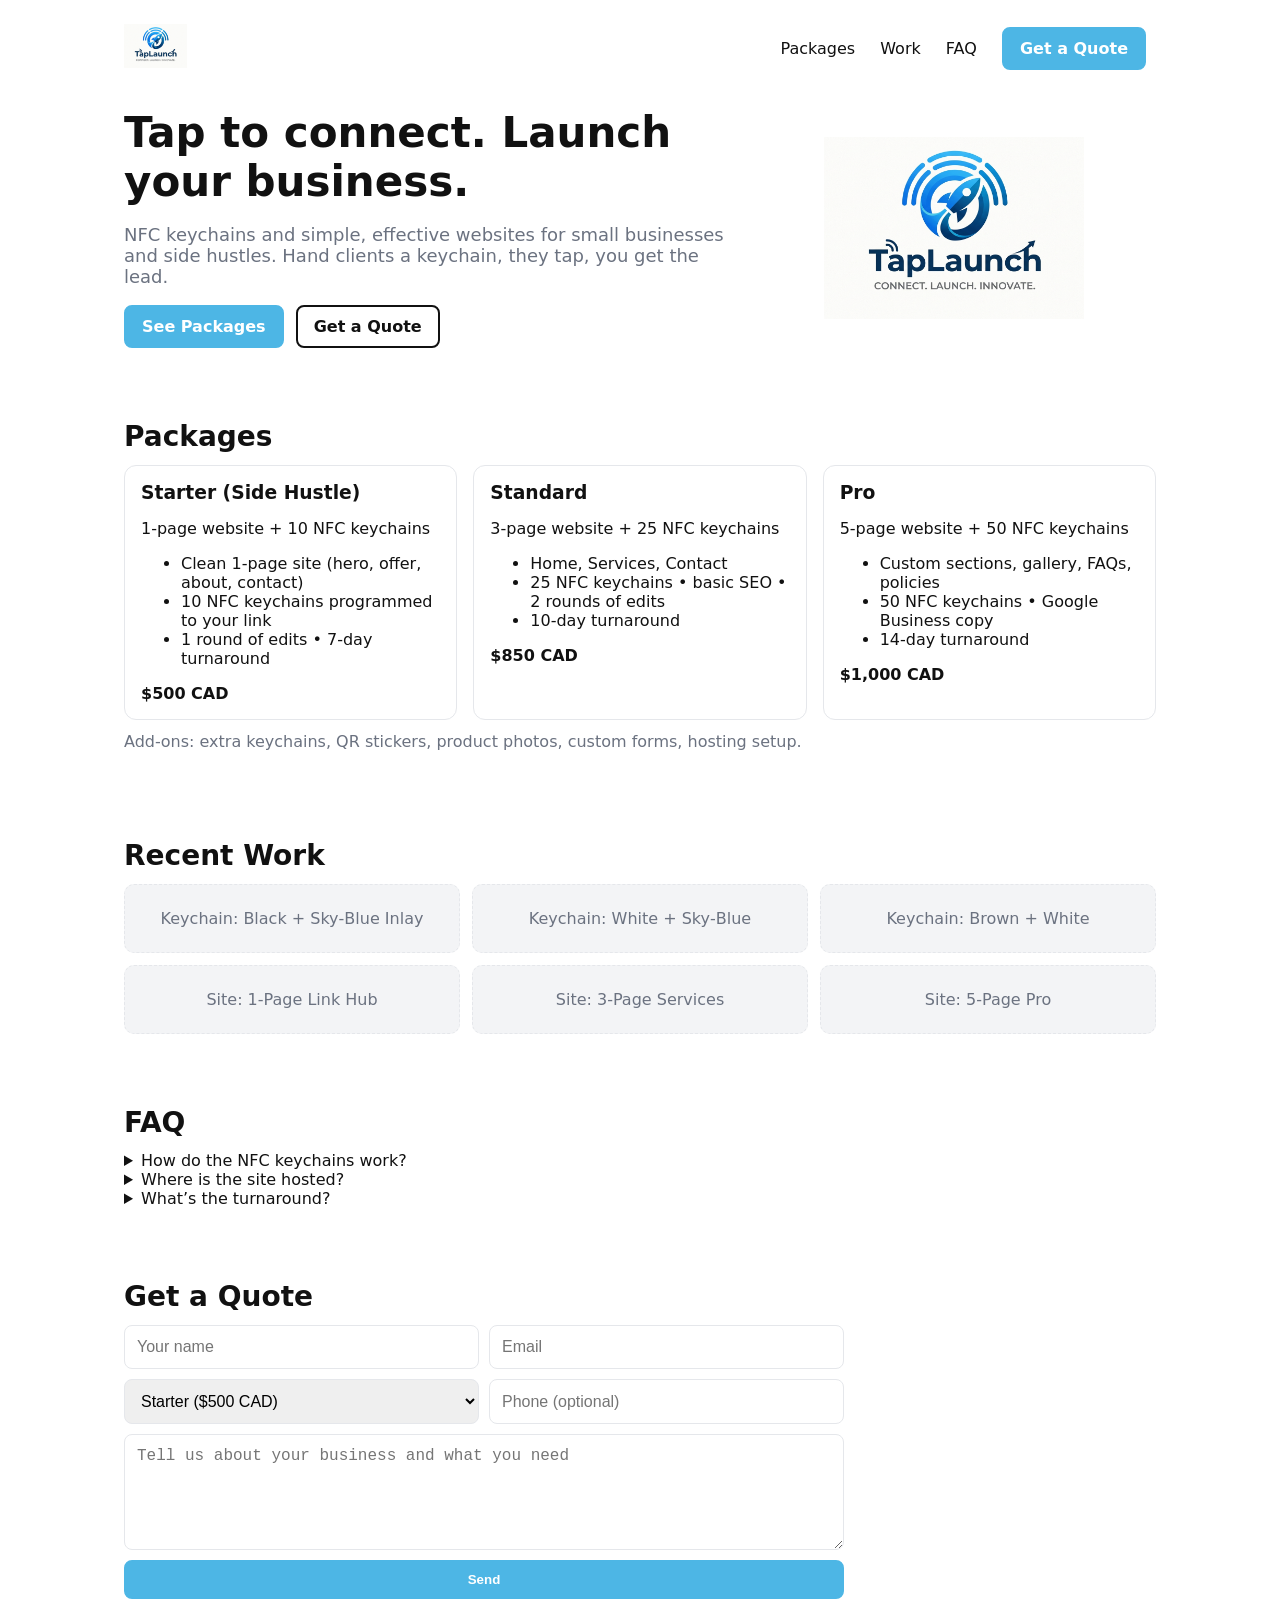
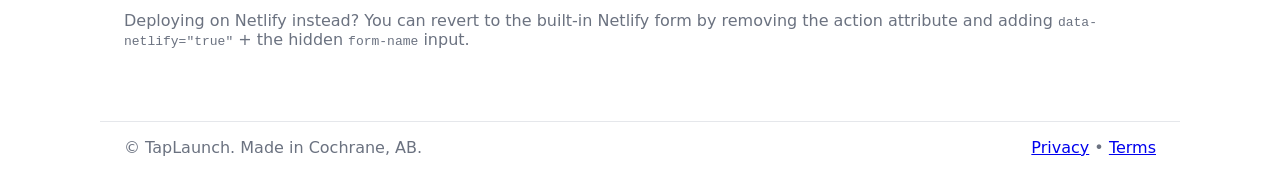
<file: brand_site/index.html>
<!doctype html>
<html lang="en">
<head>
  <meta charset="utf-8" />
  <meta name="viewport" content="width=device-width, initial-scale=1" />
  <title>TapLaunch — NFC Keychains + Simple Sites for Small Businesses</title>
  <meta name="description" content="TapLaunch creates NFC-embedded keychains and clean, fast websites for small businesses and side hustles. Scan to connect, click to convert." />
  <link rel="preconnect" href="https://fonts.googleapis.com">
  <link rel="stylesheet" href="./styles.css" />
</head>
<body>
  <header class="container header">
    <div class="brand">
      <img src="./assets/logo.png" alt="TapLaunch" />
    </div>
    <nav>
      <a href="#packages">Packages</a>
      <a href="#work">Work</a>
      <a href="#faq">FAQ</a>
      <a href="#contact" class="btn btn-primary">Get a Quote</a>
    </nav>
  </header>

  <section class="hero container">
    <div class="hero-text">
      <h1 id="hero_title">Tap to connect. Launch your business.</h1>
      <p id="hero_sub">NFC keychains and simple, effective websites for small businesses and side hustles. Hand clients a keychain, they tap, you get the lead.</p>
      <div class="cta-row">
        <a href="#packages" class="btn btn-primary">See Packages</a>
        <a href="#contact" class="btn btn-outline">Get a Quote</a>
      </div>
    </div>
    <div class="hero-art">
      <img class="hero-logo" src="./assets/logo.png" alt="TapLaunch logo" />
    </div>
  </section>

  <section id="packages" class="container section">
    <h2>Packages</h2>
    <div class="cards">
      <div class="card">
        <h3>Starter (Side Hustle)</h3>
        <p>1‑page website + 10 NFC keychains</p>
        <ul>
          <li>Clean 1‑page site (hero, offer, about, contact)</li>
          <li>10 NFC keychains programmed to your linkhub/site</li>
          <li>1 round of edits • 7‑day turnaround</li>
        </ul>
        <div class="price">$500 CAD</div>
      </div>
      <div class="card">
        <h3>Standard</h3>
        <p>3‑page website + 25 NFC keychains</p>
        <ul>
          <li>Home, Services, Contact</li>
          <li>25 NFC keychains • basic SEO • 2 rounds of edits</li>
          <li>10‑day turnaround</li>
        </ul>
        <div class="price">$850 CAD</div>
      </div>
      <div class="card">
        <h3>Pro</h3>
        <p>5‑page website + 50 NFC keychains</p>
        <ul>
          <li>Custom sections, gallery, FAQs, policies</li>
          <li>50 NFC keychains • Google Business copy</li>
          <li>14‑day turnaround</li>
        </ul>
        <div class="price">$1,000 CAD</div>
      </div>
    </div>
    <p class="note">Add‑ons: extra keychains, QR stickers, product photos, custom forms, hosting setup.</p>
  </section>

  <section id="work" class="container section">
    <h2>Recent Work</h2>
    <div class="grid">
      <div class="tile">Keychain: Black + Sky‑Blue Inlay</div>
      <div class="tile">Keychain: White + Sky‑Blue</div>
      <div class="tile">Keychain: Brown + White</div>
      <div class="tile">Site: 1‑Page Link Hub</div>
      <div class="tile">Site: 3‑Page Services</div>
      <div class="tile">Site: 5‑Page Pro</div>
    </div>
  </section>

  <section id="faq" class="container section">
    <h2>FAQ</h2>
    <details>
      <summary>How do the NFC keychains work?</summary>
      <p>Tap with a modern smartphone and it opens your link (website, link‑in‑bio, or social). We program them for you.</p>
    </details>
    <details>
      <summary>Where is the site hosted?</summary>
      <p>We can use free static hosting (Netlify/GitHub Pages) or your preferred platform. Shopify Buy Buttons can be added later.</p>
    </details>
    <details>
      <summary>What’s the turnaround?</summary>
      <p>Starter: ~7 days, Standard: ~10 days, Pro: ~14 days after content intake.</p>
    </details>
  </section>

  <section id="contact" class="container section">
    <h2>Get a Quote</h2>
    <!-- Formspree (GitHub Pages friendly). Replace XXXXXX with your Formspree form ID. -->
    <form action="https://formspree.io/f/XXXXXX" method="POST">
      <input type="hidden" name="_subject" value="TapLaunch Quote" />
      <input type="hidden" name="_redirect" value="./thanks.html" />
      <div class="row">
        <input name="name" placeholder="Your name" required />
        <input name="email" type="email" placeholder="Email" required />
      </div>
      <div class="row">
        <select name="package" required>
          <option value="Starter">Starter ($500 CAD)</option>
          <option value="Standard">Standard ($850 CAD)</option>
          <option value="Pro">Pro ($1,000 CAD)</option>
          <option value="Custom">Custom</option>
        </select>
        <input name="phone" placeholder="Phone (optional)" />
      </div>
      <textarea name="details" rows="5" placeholder="Tell us about your business and what you need"></textarea>
      <!-- simple honeypot -->
      <div class="hp"><label>Leave this empty<input name="website" /></label></div>
      <button class="btn btn-primary" type="submit">Send</button>
    </form>
    <p class="note">Deploying on Netlify instead? You can revert to the built-in Netlify form by removing the action attribute and adding <code>data-netlify="true"</code> + the hidden <code>form-name</code> input.</p>
  </section>

  <footer class="container footer">
    <div>© TapLaunch. Made in Cochrane, AB.</div>
    <div class="muted">
      <a href="#">Privacy</a> • <a href="#">Terms</a>
    </div>
  </footer>
<script>
fetch('./content/site.json').then(r=>r.json()).then(data=>{
  const h=document.getElementById('hero_title'); if(h) h.textContent=data.hero_title||h.textContent;
  const s=document.getElementById('hero_sub'); if(s) s.textContent=data.hero_sub||s.textContent;
  const pkg=document.querySelector('#packages + .cards')||document.querySelector('#packages');
  if(pkg && data.packages){
    const wrap=document.createElement('div'); wrap.className='cards';
    data.packages.forEach(p=>{
      const c=document.createElement('div'); c.className='card';
      c.innerHTML=`<h3>${p.name}</h3><p>${p.desc}</p>`;
      const ul=document.createElement('ul'); (p.bullets||[]).forEach(b=>{ const li=document.createElement('li'); li.textContent=b; ul.appendChild(li); });
      c.appendChild(ul);
      const price=document.createElement('div'); price.className='price'; price.textContent=p.price; c.appendChild(price);
      wrap.appendChild(c);
    });
    const section=document.querySelector('section#packages');
    const old=section.querySelector('.cards'); if(old) old.replaceWith(wrap); else section.insertBefore(wrap, section.querySelector('.note'));
  }
  const faq=document.querySelector('section#faq');
  if(faq && data.faq){
    const details=faq.querySelectorAll('details'); details.forEach(d=>d.remove());
    data.faq.forEach(item=>{
      const det=document.createElement('details');
      const sum=document.createElement('summary'); sum.textContent=item.q; det.appendChild(sum);
      const p=document.createElement('p'); p.textContent=item.a; det.appendChild(p);
      faq.appendChild(det);
    });
  }
});
</script>
</body>
</html>
</file>
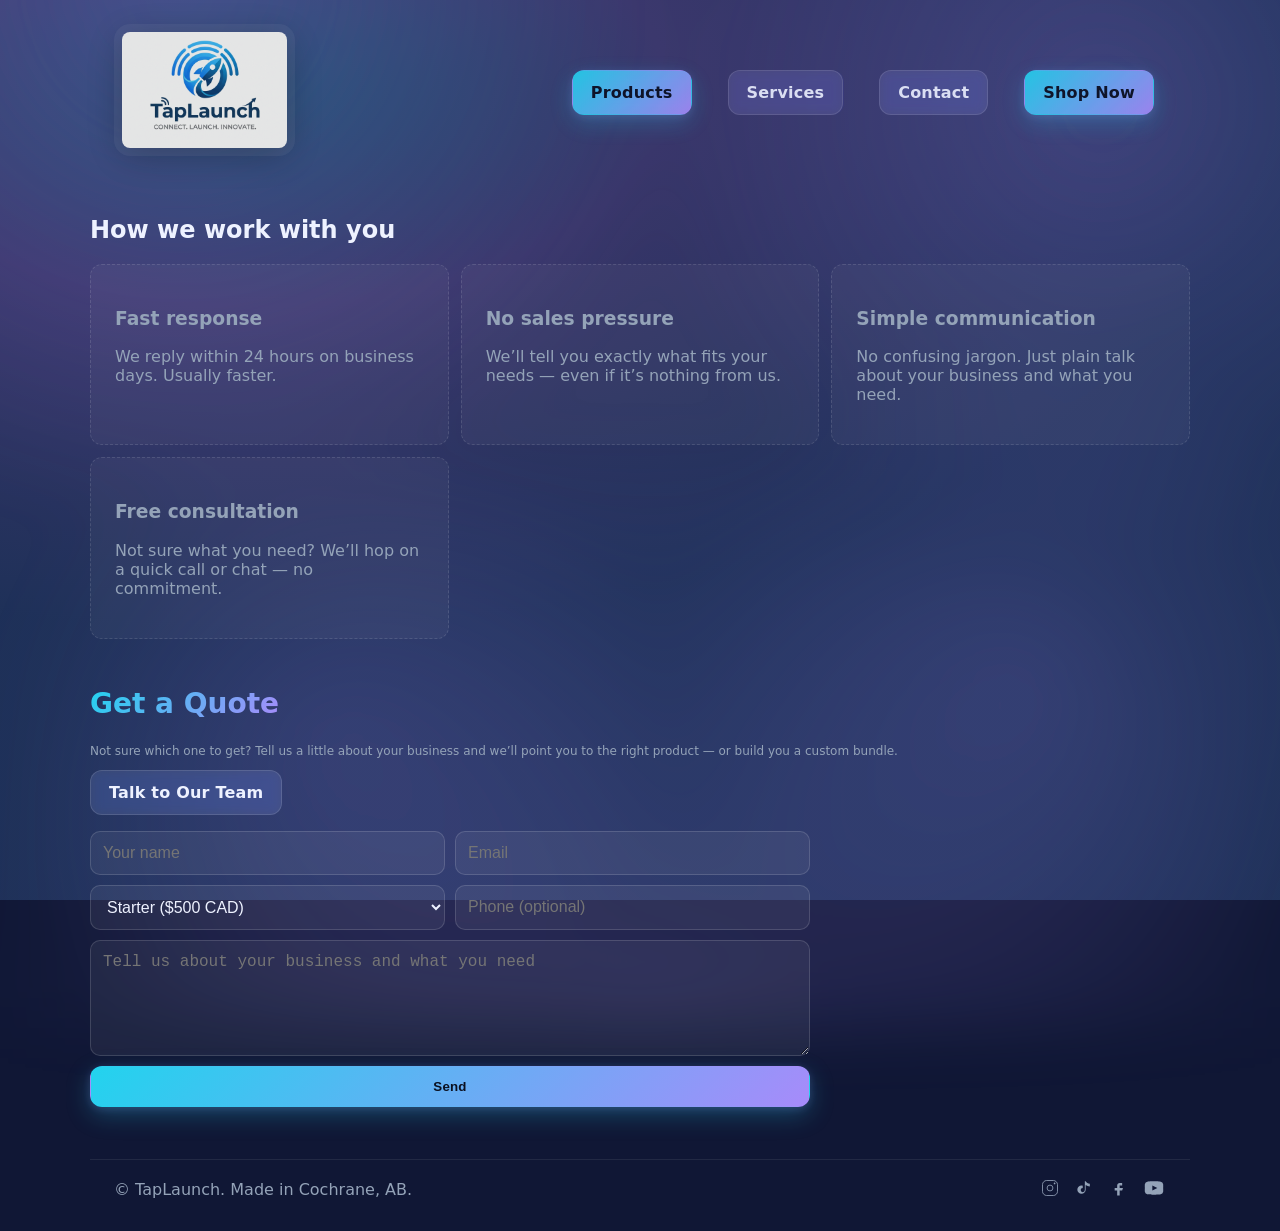
<file: contact.html>
<!doctype html>
<html lang="en">
<head>
  <meta charset="utf-8" />
  <meta name="viewport" content="width=device-width, initial-scale=1" />
  <title>Contact — TapLaunch</title>
  <meta name="description" content="Get a quote or ask a question. We reply fast and keep it simple." />
  <link rel="icon" href="./assets/favicon.svg" type="image/svg+xml" />
  <link rel="stylesheet" href="./styles.css" />
</head>
<body>
  <header class="container header">
    <div class="brand">
      <a href="./" aria-label="Go to homepage"><img src="./assets/logo.png" alt="TapLaunch" /></a>
    </div>
    <nav>
      <a href="./packages.html" class="btn btn-primary">Products</a>
      <a href="./services.html" class="btn btn-outline">Services</a>
      <a href="./contact.html" class="btn btn-outline">Contact</a>
      <a href="./packages.html" class="btn btn-primary">Shop Now</a>
    </nav>
  </header>

  <main>
    <section class="container section">
      <h1>How we work with you</h1>
      <div class="grid">
        <div class="tile" style="text-align:left"><h3>Fast response</h3><p>We reply within 24 hours on business days. Usually faster.</p></div>
        <div class="tile" style="text-align:left"><h3>No sales pressure</h3><p>We’ll tell you exactly what fits your needs — even if it’s nothing from us.</p></div>
        <div class="tile" style="text-align:left"><h3>Simple communication</h3><p>No confusing jargon. Just plain talk about your business and what you need.</p></div>
        <div class="tile" style="text-align:left"><h3>Free consultation</h3><p>Not sure what you need? We’ll hop on a quick call or chat — no commitment.</p></div>
      </div>
    </section>

    <section class="container section">
      <h2 class="text-gradient">Get a Quote</h2>
      <p class="small">Not sure which one to get? Tell us a little about your business and we’ll point you to the right product — or build you a custom bundle.</p>
      <div class="cta-row" style="margin:8px 0 16px">
        <a href="#contact" class="btn btn-outline">Talk to Our Team</a>
      </div>
      <form id="contact" action="https://formspree.io/f/mvzvrrlz" method="POST">
        <input type="hidden" name="_subject" value="TapLaunch Quote" />
        <input type="hidden" name="_redirect" value="./thanks.html" />
        <div class="row">
          <input name="name" placeholder="Your name" required />
          <input name="email" type="email" placeholder="Email" required />
        </div>
        <div class="row">
          <select name="package" required>
            <option value="Starter">Starter ($500 CAD)</option>
            <option value="Standard">Standard ($850 CAD)</option>
            <option value="Pro">Pro ($1,000 CAD)</option>
            <option value="Custom">Custom</option>
          </select>
          <input name="phone" placeholder="Phone (optional)" />
        </div>
        <textarea name="details" rows="5" placeholder="Tell us about your business and what you need"></textarea>
        <div class="hp"><label>Leave this empty<input name="website" /></label></div>
        <button class="btn btn-primary" type="submit">Send</button>
      </form>
    </section>
  </main>

  <footer class="container footer">
    <div>© TapLaunch. Made in Cochrane, AB.</div>
    <div class="social" aria-label="Social links">
      <a href="#" aria-label="Instagram" title="Instagram"><svg width="20" height="20" viewBox="0 0 24 24" fill="none" xmlns="http://www.w3.org/2000/svg"><rect x="3" y="3" width="18" height="18" rx="5" stroke="currentColor"/><circle cx="12" cy="12" r="3.5" stroke="currentColor"/><circle cx="17.5" cy="6.5" r="1" fill="currentColor"/></svg></a>
      <a href="#" aria-label="TikTok" title="TikTok"><svg width="20" height="20" viewBox="0 0 24 24" fill="none" xmlns="http://www.w3.org/2000/svg"><path d="M14 4c1.1 1.8 2.5 3 5 3v3.2c-1.9 0-3.5-.6-5-1.7V14a5 5 0 1 1-5-5c.5 0 1 .1 1.5.2V12a2.5 2.5 0 1 0 2.5 2.5V4h2Z" fill="currentColor"/></svg></a>
      <a href="#" aria-label="Facebook" title="Facebook"><svg width="20" height="20" viewBox="0 0 24 24" fill="none" xmlns="http://www.w3.org/2000/svg"><path d="M14 9h3V6h-3c-1.7 0-3 1.3-3 3v3H8v3h3v6h3v-6h3l1-3h-4V9c0-.6.4-1 1-1Z" fill="currentColor"/></svg></a>
      <a href="#" aria-label="YouTube" title="YouTube"><svg width="24" height="20" viewBox="0 0 24 24" fill="none" xmlns="http://www.w3.org/2000/svg"><path d="M23 7.5a4 4 0 0 0-3-3C18 4 12 4 12 4s-6 0-8 .5a4 4 0 0 0-3 3A41 41 0 0 0 1 12a41 41 0 0 0 0 4.5 4 4 0 0 0 3 3c2 .5 8 .5 8 .5s6 0 8-.5a4 4 0 0 0 3-3A41 41 0 0 0 23 12a41 41 0 0 0 0-4.5ZM10 15V9l6 3-6 3Z" fill="currentColor"/></svg></a>
    </div>
  </footer>

</body>
</html>
</file>
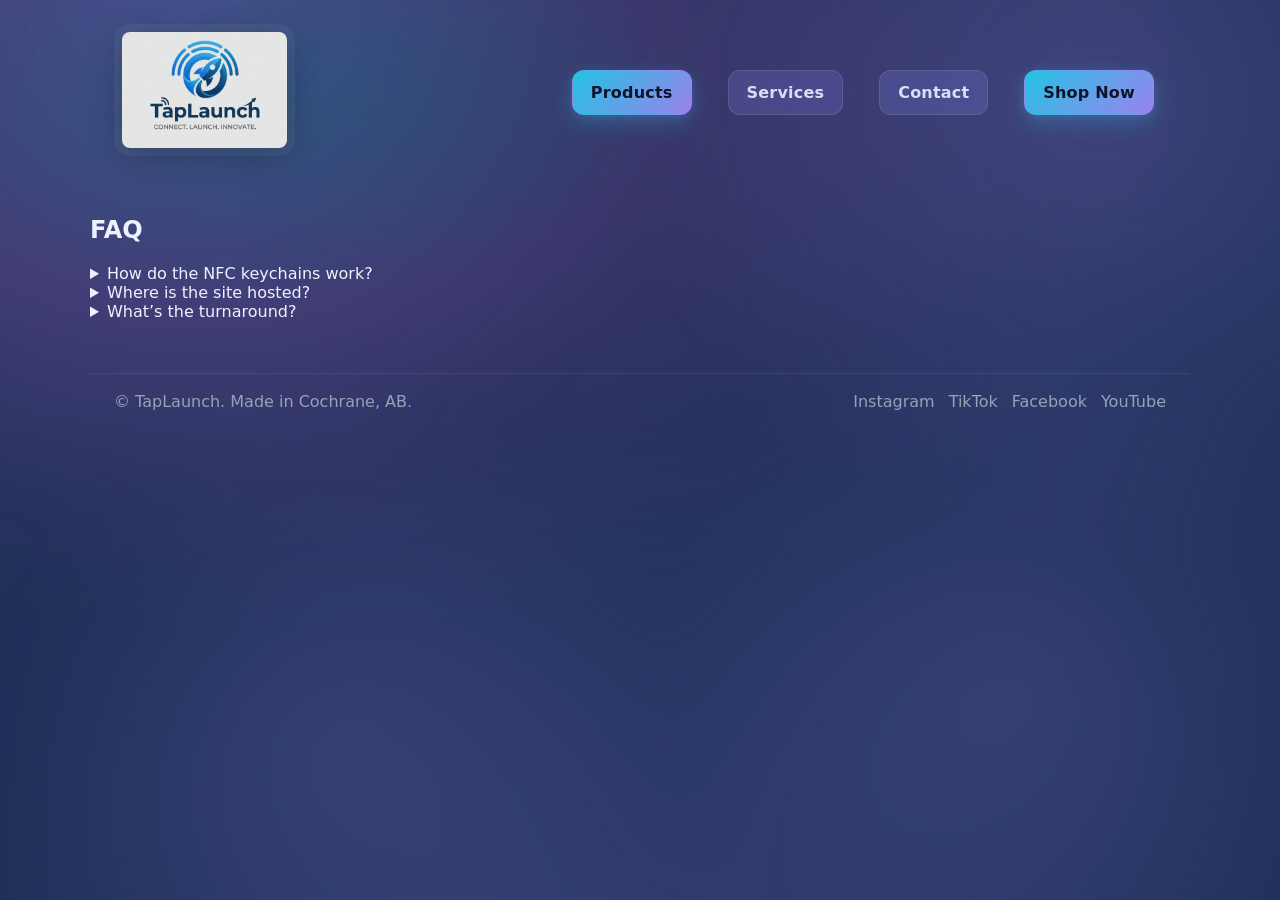
<file: faq.html>
<!doctype html>
<html lang="en">
<head>
  <meta charset="utf-8" />
  <meta name="viewport" content="width=device-width, initial-scale=1" />
  <title>FAQ — TapLaunch</title>
  <meta name="description" content="TapLaunch FAQs: turnaround, hosting, and how NFC keychains work." />
  <link rel="icon" href="./assets/favicon.svg" type="image/svg+xml" />
  <link rel="stylesheet" href="./styles.css" />
</head>
<body>
  <header class="container header">
    <div class="brand">
      <a href="./" aria-label="Go to homepage"><img src="./assets/logo.png" alt="TapLaunch" /></a>
    </div>
    <nav>
      <a href="./packages.html" class="btn btn-primary">Products</a>
      <a href="./services.html" class="btn btn-outline">Services</a>
      <a href="./contact.html" class="btn btn-outline">Contact</a>
      <a href="./packages.html" class="btn btn-primary">Shop Now</a>
    </nav>
  </header>

  <main>
    <section class="container section">
      <h1>FAQ</h1>
      <details>
        <summary>How do the NFC keychains work?</summary>
        <p>Tap with a modern smartphone and it opens your link (website, link‑in‑bio, or social). We program them for you.</p>
      </details>
      <details>
        <summary>Where is the site hosted?</summary>
        <p>We can use free static hosting (Netlify/GitHub Pages) or your preferred platform. Shopify Buy Buttons can be added later.</p>
      </details>
      <details>
        <summary>What’s the turnaround?</summary>
        <p>Starter: ~7 days, Standard: ~10 days, Pro: ~14 days after content intake.</p>
      </details>
    </section>
  </main>

  <footer class="container footer">
    <div>© TapLaunch. Made in Cochrane, AB.</div>
    <div class="social">
      <a href="#" aria-label="Instagram">Instagram</a>
      <a href="#" aria-label="TikTok">TikTok</a>
      <a href="#" aria-label="Facebook">Facebook</a>
      <a href="#" aria-label="YouTube">YouTube</a>

    </div>
  </footer>

</body>
</html>
</file>
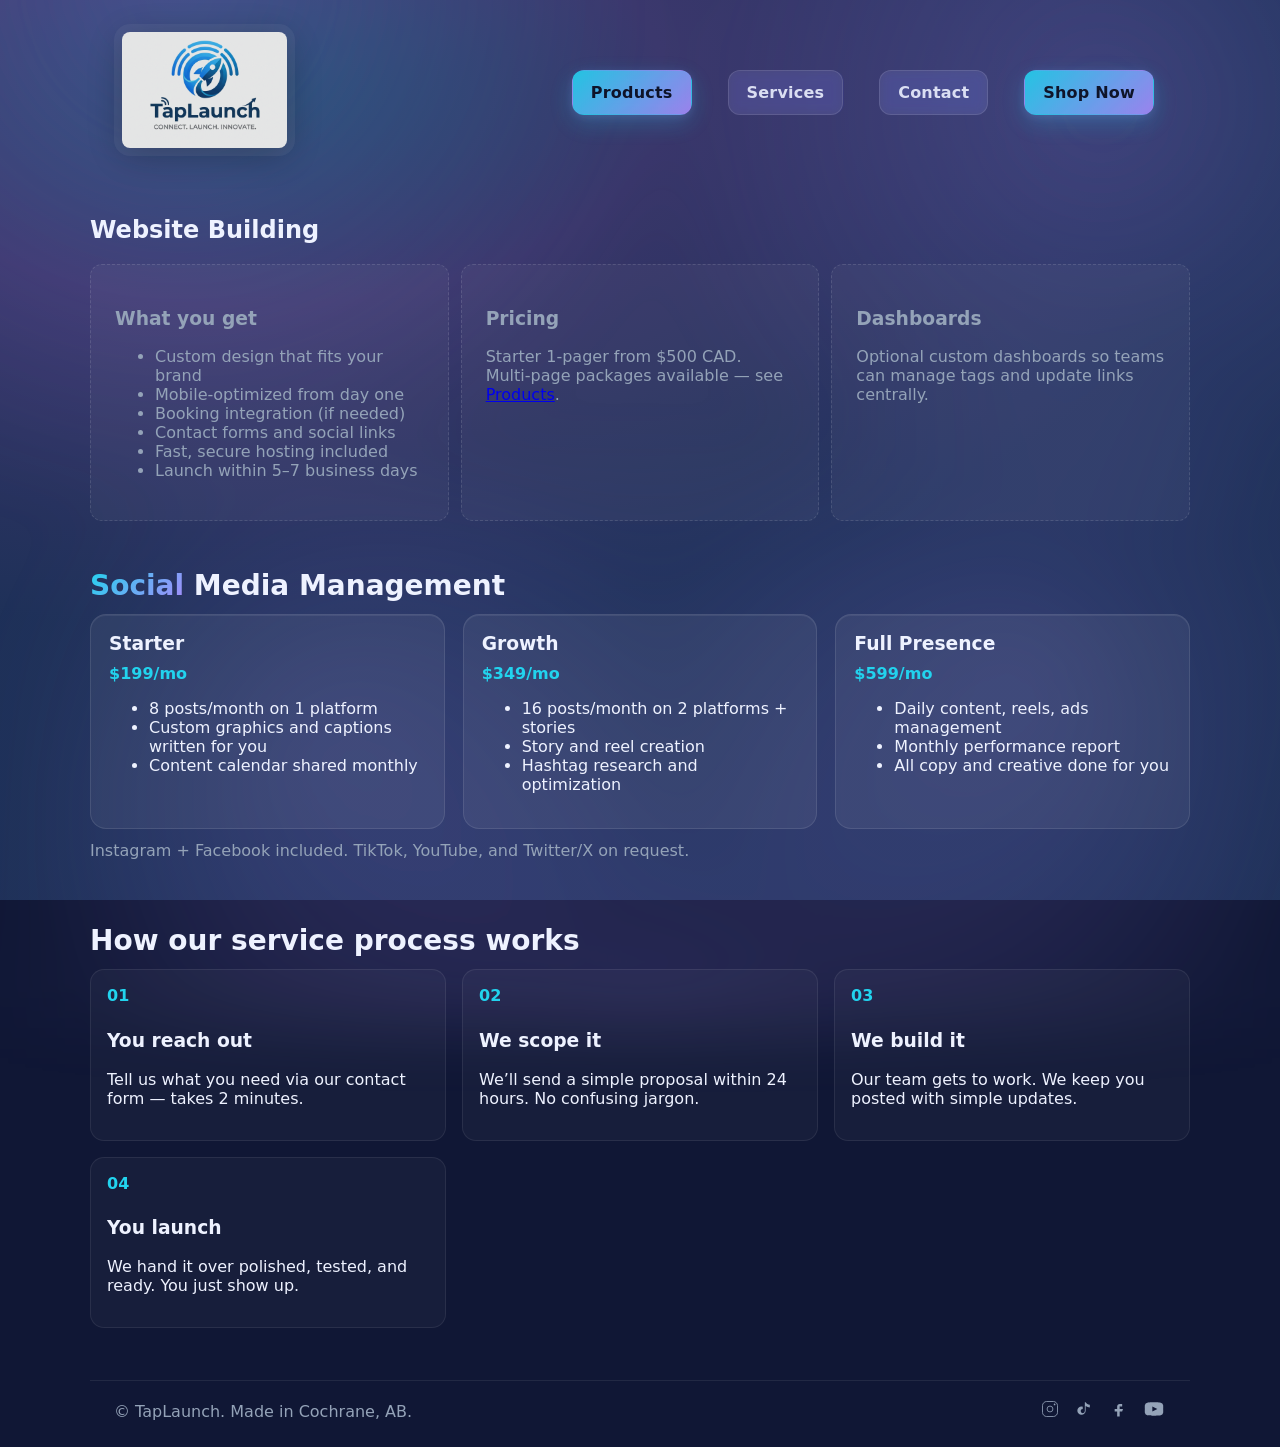
<file: services.html>
<!doctype html>
<html lang="en">
<head>
  <meta charset="utf-8" />
  <meta name="viewport" content="width=device-width, initial-scale=1" />
  <title>Services — TapLaunch</title>
  <meta name="description" content="Website builds and social media management for small businesses and side hustles." />
  <link rel="icon" href="./assets/favicon.svg" type="image/svg+xml" />
  <link rel="stylesheet" href="./styles.css" />
</head>
<body>
  <header class="container header">
    <div class="brand">
      <a href="./" aria-label="Go to homepage"><img src="./assets/logo.png" alt="TapLaunch" /></a>
    </div>
    <nav>
      <a href="./packages.html" class="btn btn-primary">Products</a>
      <a href="./services.html" class="btn btn-outline">Services</a>
      <a href="./contact.html" class="btn btn-outline">Contact</a>
      <a href="./packages.html" class="btn btn-primary">Shop Now</a>
    </nav>
  </header>

  <main>
    <section class="container section">
      <h1>Website Building</h1>
      <div class="grid">
        <div class="tile" style="text-align:left">
          <h3>What you get</h3>
          <ul>
            <li>Custom design that fits your brand</li>
            <li>Mobile‑optimized from day one</li>
            <li>Booking integration (if needed)</li>
            <li>Contact forms and social links</li>
            <li>Fast, secure hosting included</li>
            <li>Launch within 5–7 business days</li>
          </ul>
        </div>
        <div class="tile" style="text-align:left">
          <h3>Pricing</h3>
          <p>Starter 1‑pager from $500 CAD. Multi‑page packages available — see <a href="./packages.html">Products</a>.</p>
        </div>
        <div class="tile" style="text-align:left">
          <h3>Dashboards</h3>
          <p>Optional custom dashboards so teams can manage tags and update links centrally.</p>
        </div>
      </div>
    </section>

    <section class="container section">
      <h2><span class="text-gradient">Social</span> Media Management</h2>
      <div class="cards">
        <div class="card">
          <h3>Starter</h3>
          <div class="price">$199/mo</div>
          <ul>
            <li>8 posts/month on 1 platform</li>
            <li>Custom graphics and captions written for you</li>
            <li>Content calendar shared monthly</li>
          </ul>
        </div>
        <div class="card">
          <h3>Growth</h3>
          <div class="price">$349/mo</div>
          <ul>
            <li>16 posts/month on 2 platforms + stories</li>
            <li>Story and reel creation</li>
            <li>Hashtag research and optimization</li>
          </ul>
        </div>
        <div class="card">
          <h3>Full Presence</h3>
          <div class="price">$599/mo</div>
          <ul>
            <li>Daily content, reels, ads management</li>
            <li>Monthly performance report</li>
            <li>All copy and creative done for you</li>
          </ul>
        </div>
      </div>
      <p class="note">Instagram + Facebook included. TikTok, YouTube, and Twitter/X on request.</p>
    </section>

    <section class="container section">
      <h2>How our service process works</h2>
      <div class="steps">
        <div class="step"><div class="num">01</div><h3>You reach out</h3><p>Tell us what you need via our contact form — takes 2 minutes.</p></div>
        <div class="step"><div class="num">02</div><h3>We scope it</h3><p>We’ll send a simple proposal within 24 hours. No confusing jargon.</p></div>
        <div class="step"><div class="num">03</div><h3>We build it</h3><p>Our team gets to work. We keep you posted with simple updates.</p></div>
        <div class="step"><div class="num">04</div><h3>You launch</h3><p>We hand it over polished, tested, and ready. You just show up.</p></div>
      </div>
    </section>
  </main>

  <footer class="container footer">
    <div>© TapLaunch. Made in Cochrane, AB.</div>
    <div class="social" aria-label="Social links">
      <a href="#" aria-label="Instagram" title="Instagram"><svg width="20" height="20" viewBox="0 0 24 24" fill="none" xmlns="http://www.w3.org/2000/svg"><rect x="3" y="3" width="18" height="18" rx="5" stroke="currentColor"/><circle cx="12" cy="12" r="3.5" stroke="currentColor"/><circle cx="17.5" cy="6.5" r="1" fill="currentColor"/></svg></a>
      <a href="#" aria-label="TikTok" title="TikTok"><svg width="20" height="20" viewBox="0 0 24 24" fill="none" xmlns="http://www.w3.org/2000/svg"><path d="M14 4c1.1 1.8 2.5 3 5 3v3.2c-1.9 0-3.5-.6-5-1.7V14a5 5 0 1 1-5-5c.5 0 1 .1 1.5.2V12a2.5 2.5 0 1 0 2.5 2.5V4h2Z" fill="currentColor"/></svg></a>
      <a href="#" aria-label="Facebook" title="Facebook"><svg width="20" height="20" viewBox="0 0 24 24" fill="none" xmlns="http://www.w3.org/2000/svg"><path d="M14 9h3V6h-3c-1.7 0-3 1.3-3 3v3H8v3h3v6h3v-6h3l1-3h-4V9c0-.6.4-1 1-1Z" fill="currentColor"/></svg></a>
      <a href="#" aria-label="YouTube" title="YouTube"><svg width="24" height="20" viewBox="0 0 24 24" fill="none" xmlns="http://www.w3.org/2000/svg"><path d="M23 7.5a4 4 0 0 0-3-3C18 4 12 4 12 4s-6 0-8 .5a4 4 0 0 0-3 3A41 41 0 0 0 1 12a41 41 0 0 0 0 4.5 4 4 0 0 0 3 3c2 .5 8 .5 8 .5s6 0 8-.5a4 4 0 0 0 3-3A41 41 0 0 0 23 12a41 41 0 0 0 0-4.5ZM10 15V9l6 3-6 3Z" fill="currentColor"/></svg></a>
    </div>
  </footer>

</body>
</html>
</file>
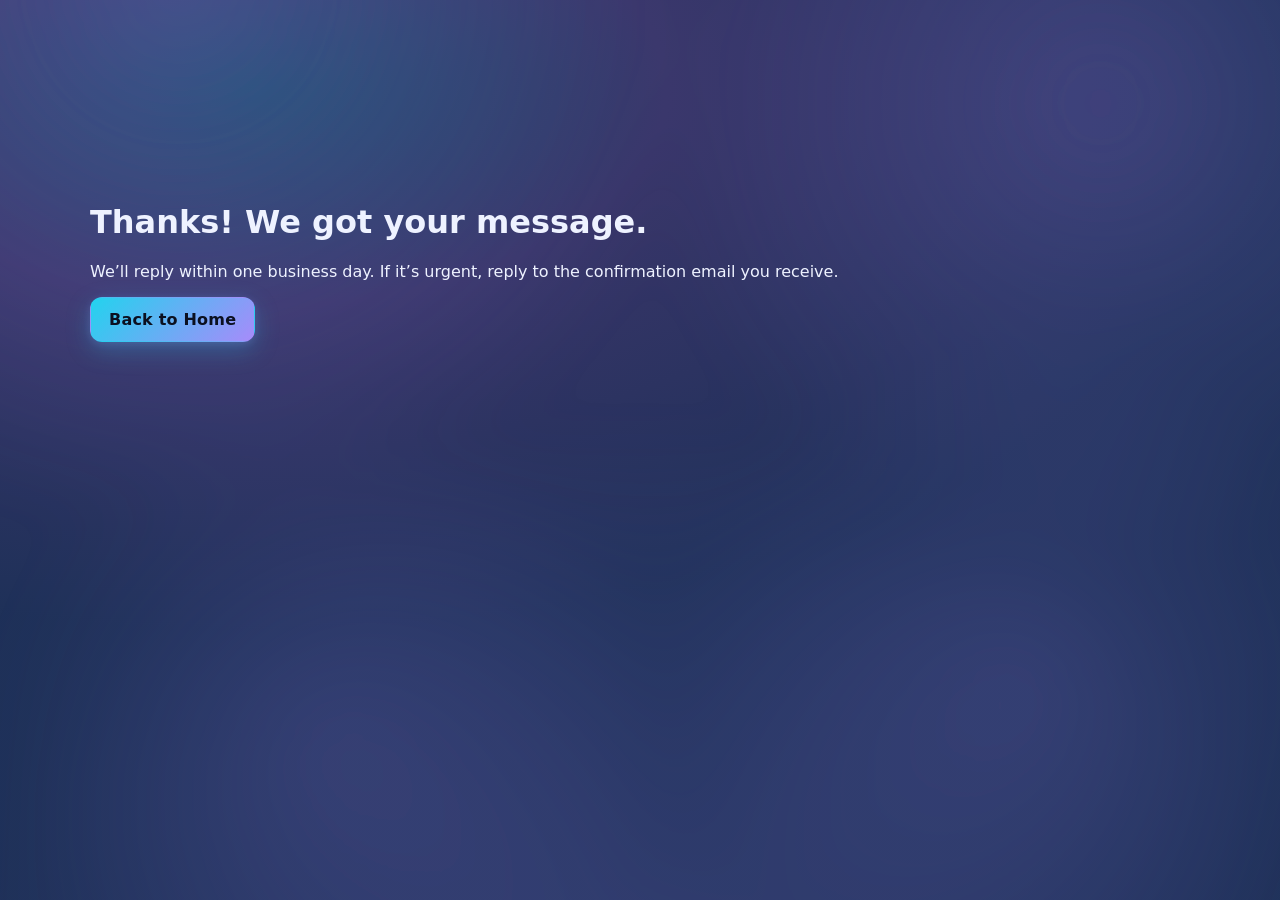
<file: thanks.html>
<!doctype html>
<html lang="en">
<head>
  <meta charset="utf-8" />
  <meta name="viewport" content="width=device-width, initial-scale=1" />
  <title>Thanks — TapLaunch</title>
  <link rel="stylesheet" href="./styles.css" />
</head>
<body>
  <main class="container section" style="min-height:60vh;display:flex;align-items:center;">
    <div>
      <h1>Thanks! We got your message.</h1>
      <p>We’ll reply within one business day. If it’s urgent, reply to the confirmation email you receive.</p>
      <p><a class="btn btn-primary" href="./index.html">Back to Home</a></p>
    </div>
  </main>
</body>
</html>
</file>
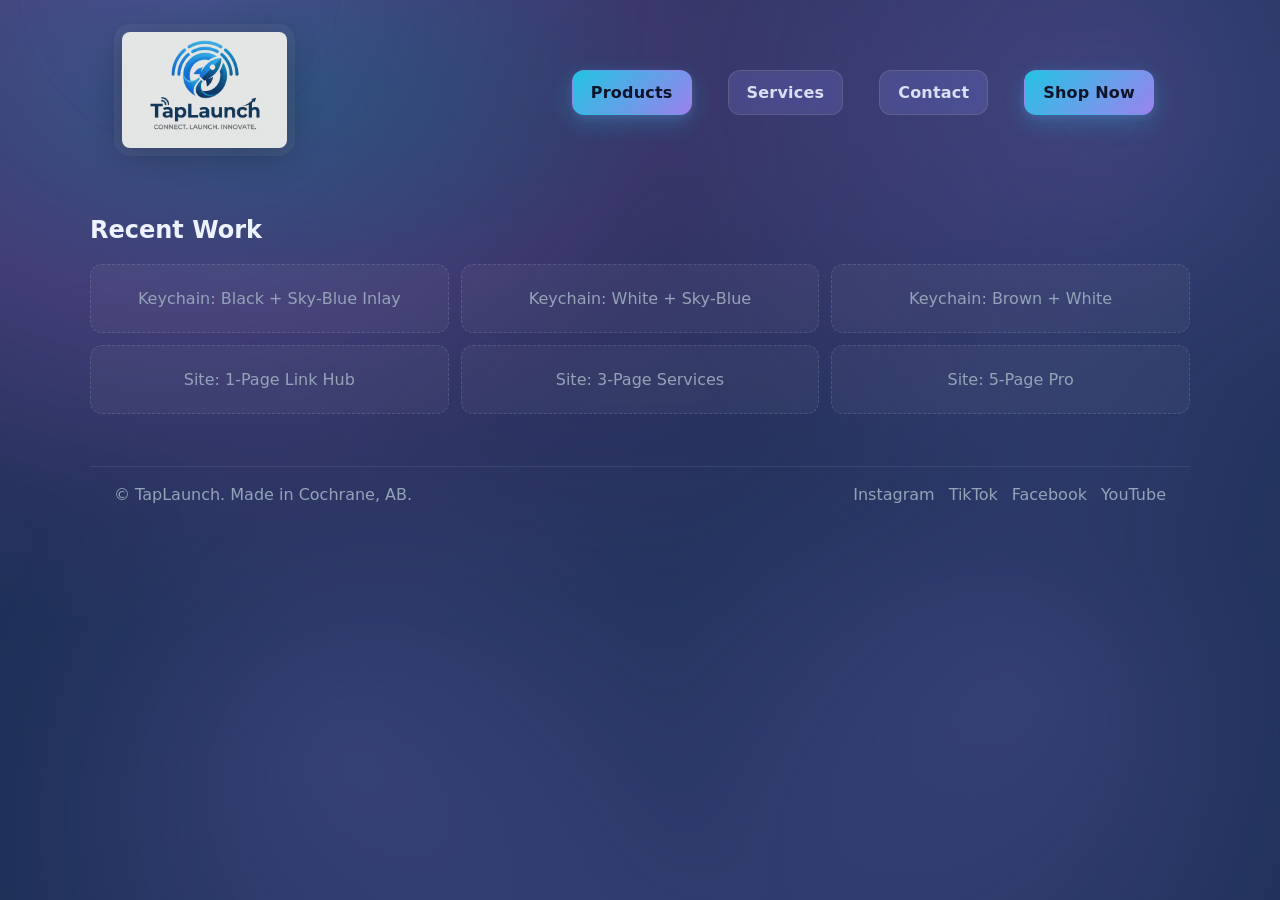
<file: work.html>
<!doctype html>
<html lang="en">
<head>
  <meta charset="utf-8" />
  <meta name="viewport" content="width=device-width, initial-scale=1" />
  <title>Work — TapLaunch</title>
  <meta name="description" content="Recent TapLaunch work: NFC keychains and simple, effective websites." />
  <link rel="icon" href="./assets/favicon.svg" type="image/svg+xml" />
  <link rel="stylesheet" href="./styles.css" />
</head>
<body>
  <header class="container header">
    <div class="brand">
      <a href="./" aria-label="Go to homepage"><img src="./assets/logo.png" alt="TapLaunch" /></a>
    </div>
    <nav>
      <a href="./packages.html" class="btn btn-primary">Products</a>
      <a href="./services.html" class="btn btn-outline">Services</a>
      <a href="./contact.html" class="btn btn-outline">Contact</a>
      <a href="./packages.html" class="btn btn-primary">Shop Now</a>
    </nav>
  </header>

  <main>
    <section class="container section">
      <h1>Recent Work</h1>
      <div class="grid">
        <div class="tile">Keychain: Black + Sky‑Blue Inlay</div>
        <div class="tile">Keychain: White + Sky‑Blue</div>
        <div class="tile">Keychain: Brown + White</div>
        <div class="tile">Site: 1‑Page Link Hub</div>
        <div class="tile">Site: 3‑Page Services</div>
        <div class="tile">Site: 5‑Page Pro</div>
      </div>
    </section>
  </main>

  <footer class="container footer">
    <div>© TapLaunch. Made in Cochrane, AB.</div>
    <div class="social">
      <a href="#" aria-label="Instagram">Instagram</a>
      <a href="#" aria-label="TikTok">TikTok</a>
      <a href="#" aria-label="Facebook">Facebook</a>
      <a href="#" aria-label="YouTube">YouTube</a>

    </div>
  </footer>

</body>
</html>
</file>
<file: brand_site/styles.css>
:root{
  --blue:#4DB6E5; --green:#6FD08C; --black:#111111; --white:#fff; --muted:#6b7280;
}
*{box-sizing:border-box}
body{margin:0;font-family:Inter,system-ui,-apple-system,Segoe UI,Roboto,Helvetica,Arial,sans-serif;color:var(--black);background:var(--white)}
.container{max-width:1080px;margin:0 auto;padding:24px}
.header{display:flex;align-items:center;justify-content:space-between;gap:16px}
.header img{height:44px}
nav a{margin:0 10px;color:var(--black);text-decoration:none}
.btn{display:inline-block;padding:10px 16px;border-radius:8px;border:2px solid var(--black);text-decoration:none;font-weight:600}
.btn-primary{background:var(--blue);border-color:var(--blue);color:var(--white)}
.btn-outline{background:transparent;color:var(--black)}
.hero{display:grid;grid-template-columns:1.2fr 0.8fr;align-items:center;gap:24px;padding-top:12px}
.hero h1{font-size:42px;margin:0 0 12px}
.hero p{font-size:18px;color:var(--muted)}
.cta-row{display:flex;gap:12px;margin-top:8px}
.hero-art .hero-logo{max-width:260px;width:100%;display:block;margin:0 auto;filter: none}
.section h2{font-size:28px;margin:24px 0 12px}
.cards{display:grid;grid-template-columns:repeat(3,1fr);gap:16px}
.card{border:1px solid #e5e7eb;border-radius:12px;padding:16px}
.card h3{margin:0 0 6px}
.card .price{margin-top:8px;font-weight:800}
.note{color:var(--muted);margin-top:12px}
.grid{display:grid;grid-template-columns:repeat(3,1fr);gap:12px}
.tile{background:#f3f4f6;border:1px dashed #e5e7eb;border-radius:10px;padding:24px;text-align:center;color:#6b7280}
form{display:grid;gap:10px;max-width:720px}
.row{display:grid;grid-template-columns:1fr 1fr;gap:10px}
input,select,textarea{padding:12px;border:1px solid #e5e7eb;border-radius:8px;font-size:16px}
.hp{display:none}
.footer{display:flex;align-items:center;justify-content:space-between;border-top:1px solid #e5e7eb;margin-top:32px;padding-top:16px;color:var(--muted)}
@media(max-width:900px){.hero{grid-template-columns:1fr}.cards,.grid,.row{grid-template-columns:1fr}}
</file>
<file: styles.css>
:root{
  --bg: #101735;
  --bg-soft: #0f152a;
  --card: #0f172a;
  --text: #eef2ff;
  --muted: #94a3b8;
  --ring: #60a5fa;
  --accent: #22d3ee;
  --accent-2: #a78bfa;
  --gradient: radial-gradient(80% 60% at 20% 10%, rgba(34,211,238,0.26) 0%, rgba(167,139,250,0.26) 40%, rgba(96,165,250,0.18) 100%);
}
*{box-sizing:border-box}
html,body{height:100%}
body{
  margin:0;
  font-family:Inter,system-ui,-apple-system,Segoe UI,Roboto,Helvetica,Arial,sans-serif;
  color:var(--text);
  background:var(--bg);
  background-image: var(--gradient);
  background-attachment: fixed;
}
.container{max-width:1100px;margin:0 auto;padding:24px}
.header{display:flex;align-items:center;justify-content:space-between;gap:16px;flex-wrap:nowrap}
.header nav{display:flex;align-items:center;gap:12px;white-space:nowrap}
.header img{height:44px;filter: drop-shadow(0 2px 10px rgba(0,0,0,0.25))}
/* Consistent, larger logo across all pages */
.header .brand img{height:148px;opacity:.96;filter:contrast(.92) brightness(.98) drop-shadow(0 6px 18px rgba(0,0,0,0.28));border-radius:16px;background:rgba(255,255,255,0.06);padding:8px}
@media(min-width:1200px){.header .brand img{height:132px}}
nav a{margin:0 12px;color:var(--text);text-decoration:none;opacity:.9}
nav a:hover{opacity:1}

.btn{display:inline-block;padding:12px 18px;border-radius:12px;border:1px solid rgba(255,255,255,0.12);text-decoration:none;font-weight:650;letter-spacing:.2px;transition:all .18s ease;backdrop-filter:saturate(140%) blur(6px)}
.btn-primary{background:linear-gradient(135deg,var(--accent),var(--accent-2));border-color:transparent;color:#0b1020;box-shadow:0 8px 24px rgba(34,211,238,0.25), 0 2px 8px rgba(167,139,250,0.2)}
.btn-primary:hover{transform:translateY(-1px)}
.btn-outline{background:rgba(255,255,255,0.10);color:var(--text)}
.btn-outline:hover{border-color:rgba(255,255,255,0.22)}
.kicker{color:var(--accent);font-size:14px;font-weight:700;letter-spacing:.18em;text-transform:uppercase;margin-bottom:10px;display:inline-block}
.hero{display:grid;grid-template-columns:1.1fr .9fr;align-items:center;gap:28px;padding-top:8px}
/* Two-column hero on home when video is present */
.home .hero{grid-template-columns:1.1fr .9fr}
@media(max-width:900px){
  .home .hero{grid-template-columns:1fr}
  .home .hero .hero-media{order:-1;margin-bottom:12px}
}
.hero h1{font-size:clamp(40px,7vw,80px);line-height:1.03;margin:0 0 14px}
.text-gradient{background:linear-gradient(135deg,var(--accent),var(--accent-2));-webkit-background-clip:text;background-clip:text;color:transparent;-webkit-text-fill-color:transparent;display:inline-block}
.hero p{font-size:18px;color:var(--muted);max-width:60ch}
.cta-row{display:flex;gap:12px;margin-top:12px;flex-wrap:wrap}
.mobile-cta{display:none}
.hero-badges{display:flex;gap:18px;align-items:center;margin-top:18px;opacity:.9}
.badge{display:inline-flex;gap:8px;align-items:center;border:1px solid rgba(255,255,255,0.12);color:var(--text);padding:8px 12px;border-radius:10px;background:rgba(255,255,255,0.05)}
.badge .dot{width:8px;height:8px;border-radius:50%;background:var(--accent)}
.section h2{font-size:28px;margin:24px 0 12px}
.cards{display:grid;grid-template-columns:repeat(3,1fr);gap:18px}
.card{border:1px solid rgba(255,255,255,0.10);border-radius:16px;padding:18px;background:rgba(255,255,255,0.06);box-shadow:0 1px 0 rgba(255,255,255,0.07) inset}
.card h3{margin:0 0 6px}
.card .price{margin-top:10px;font-weight:800;color:var(--accent)}
.note{color:var(--muted);margin-top:12px}
.grid{display:grid;grid-template-columns:repeat(3,1fr);gap:12px}
.tile{background:rgba(255,255,255,0.04);border:1px dashed rgba(255,255,255,0.12);border-radius:12px;padding:24px;text-align:center;color:var(--muted)}
form{display:grid;gap:10px;max-width:720px}
.row{display:grid;grid-template-columns:1fr 1fr;gap:10px}
input,select,textarea{padding:12px;border:1px solid rgba(255,255,255,0.14);border-radius:10px;font-size:16px;background:rgba(255,255,255,0.06);color:var(--text)}
select option{color:var(--text);background:var(--card)}
select::-ms-expand{display:none}
input:focus,select:focus,textarea:focus{outline:2px solid var(--ring);outline-offset:2px}
.hp{display:none}
.footer{display:flex;align-items:center;justify-content:space-between;border-top:1px solid rgba(255,255,255,0.08);margin-top:40px;padding-top:18px;color:var(--muted)}
.small{font-size:12px;color:var(--muted)}
.section{padding:12px 0}
.steps{display:grid;grid-template-columns:repeat(3,1fr);gap:16px;margin-top:12px}
.step{background:rgba(255,255,255,0.03);border:1px solid rgba(255,255,255,0.08);border-radius:14px;padding:16px}
.step .num{display:inline-block;font-weight:800;color:var(--accent);margin-bottom:6px}
.features{display:grid;grid-template-columns:repeat(2,1fr);gap:12px}
.features li{list-style:none;padding:10px 12px;border:1px solid rgba(255,255,255,0.08);border-radius:12px;background:rgba(255,255,255,0.02)}
.social{display:flex;gap:14px}
.social a{color:var(--muted);text-decoration:none}
.social a:hover{color:var(--text)}
@media(max-width:900px){.hero{grid-template-columns:1fr}.cards,.grid,.row,.steps,.features{grid-template-columns:1fr}.hero h1{font-size:38px}}
@media(max-width:900px){
  .header{flex-wrap:wrap}
  .header nav{margin-top:8px}
  .mobile-cta{display:flex}
}
@media(max-width:600px){
  .container{padding:18px}
  .header{gap:10px}
  .header .brand img{height:96px;padding:6px;border-radius:12px}
  nav a{margin:0 8px;display:inline-block}
  .btn{padding:12px 16px}
  .cta-row{gap:10px}
}

/* === Added: Subtle glow + product rows === */
@media (prefers-color-scheme: dark) {
  :root{ --glow-accent: 167 139 250; --glow-soft: 0.75; }
  body::before{
    content:"";position:fixed;inset:-10vmax;pointer-events:none;z-index:-1;
    background:
      radial-gradient(70vmax 70vmax at 20% 10%, rgba(167,139,250,0.25), transparent 60%),
      radial-gradient(60vmax 60vmax at 80% 20%, rgba(167,139,250,0.20), transparent 60%),
      radial-gradient(90vmax 80vmax at 50% 100%, rgba(167,139,250,0.16), transparent 60%),
      radial-gradient(40vmax 40vmax at 75% 70%, rgba(167,139,250,0.14), transparent 70%),
      radial-gradient(38vmax 38vmax at 30% 75%, rgba(167,139,250,0.12), transparent 70%);
    filter: blur(32px) saturate(120%);
  }
}

/* Home-only stronger blob glow */
@media (prefers-color-scheme: dark) {
  :root{ --glow-a: 123 97 255; --glow-b: 34 211 238; --glow-c: 96 165 250; }
  body.home::before{
    background:
      radial-gradient(40vmax 40vmax at 20% 15%, rgba(123,97,255,0.28), transparent 60%),
      radial-gradient(38vmax 38vmax at 80% 20%, rgba(34,211,238,0.22), transparent 60%),
      radial-gradient(60vmax 60vmax at 50% 85%, rgba(96,165,250,0.20), transparent 60%),
      radial-gradient(24vmax 24vmax at 75% 70%, rgba(123,97,255,0.18), transparent 70%),
      radial-gradient(22vmax 22vmax at 30% 75%, rgba(34,211,238,0.16), transparent 70%);
    animation: glow-drift 18s ease-in-out infinite alternate;
  }
}
@keyframes glow-drift { 0%{ transform: translate3d(0,0,0) scale(1)} 100%{ transform: translate3d(1.5vmax,-1.2vmax,0) scale(1.03)} }
@media (prefers-reduced-motion: reduce) { body.home::before { animation: none } }

/* Focused hero spotlight (home only) */
@media (prefers-color-scheme: dark) {
  body.home::after{
    content:""; position:fixed; inset:0; pointer-events:none; z-index:-1;
    background:
      radial-gradient(36vmax 28vmax at 50% 10%, rgba(123 97 255 / 0.80), transparent 60%),
      linear-gradient(to bottom, rgba(123 97 255 / 0.50), transparent 45%);
    filter: blur(22px) saturate(135%);
    mix-blend-mode: screen;
  }
  .home .hero{position:relative}
  .home .hero::before{
    content:""; position:absolute; top:-8%; left:50%; transform:translateX(-50%);
    width:68vmin; height:48vmin; z-index:-1;
    background: radial-gradient(closest-side, rgba(123 97 255 / 0.75), transparent 70%);
    filter: blur(30px) saturate(135%);
  }
  .home .hero h1{ text-shadow: 0 0 24px rgba(123 97 255 / 0.5); }
}

/* Fallback: apply glow even if prefers-color-scheme is not detected */
:root{ --glow-accent: 167 139 250; --glow-soft: 0.75 }
  body::before{content:"";position:fixed;inset:-10vmax;pointer-events:none;z-index:-1;background:
  radial-gradient(70vmax 70vmax at 20% 10%, rgba(167,139,250,0.25), transparent 60%),
  radial-gradient(60vmax 60vmax at 80% 20%, rgba(167,139,250,0.20), transparent 60%),
  radial-gradient(90vmax 80vmax at 50% 100%, rgba(167,139,250,0.16), transparent 60%),
  radial-gradient(40vmax 40vmax at 75% 70%, rgba(167,139,250,0.14), transparent 70%),
  radial-gradient(38vmax 38vmax at 30% 75%, rgba(167,139,250,0.12), transparent 70%);
  filter: blur(32px) saturate(120%);
}
body.home::after{content:""; position:fixed; inset:0; pointer-events:none; z-index:-1; background:
  radial-gradient(36vmax 28vmax at 50% 10%, rgba(123,97,255,0.80), transparent 60%),
  linear-gradient(to bottom, rgba(123,97,255,0.50), transparent 45%);
  filter: blur(22px) saturate(135%); mix-blend-mode: screen;
}
.glow-card{box-shadow:0 1px 0 rgba(255,255,255,0.07) inset}
@media (prefers-color-scheme: dark) {
  .glow-card{box-shadow:0 1px 0 rgba(255,255,255,0.07) inset, 0 0 36px rgba(var(--glow-accent)/calc(var(--glow-soft)*0.7));transition:box-shadow .2s ease,transform .2s ease}
  .glow-card:hover{box-shadow:0 1px 0 rgba(255,255,255,0.07) inset, 0 0 48px rgba(var(--glow-accent)/calc(var(--glow-soft)*1.1));transform:translateY(-1px)}
}

@media (prefers-color-scheme: dark){.btn-primary:hover{box-shadow:0 8px 24px rgba(34,211,238,0.25),0 2px 8px rgba(167,139,250,0.2),0 0 40px rgba(var(--glow-accent)/0.9)}}
@media (prefers-reduced-motion: reduce){.glow-card,.btn-primary{transition:none}}

.product-row{display:grid;grid-template-columns:1.1fr .9fr;gap:18px;align-items:center;margin:18px 0}
.product-row .media{border-radius:16px;overflow:hidden}
.product-row .media img{display:block;width:60%;margin:0 auto;height:auto;object-fit:cover;border-radius:16px}
@media(max-width:900px){.product-row .media img{width:80%}}
.product-row .copy h3{margin:0 0 6px}
.product-row .copy p{color:var(--muted)}
@media(max-width:900px){.product-row{grid-template-columns:1fr}}
</file>
